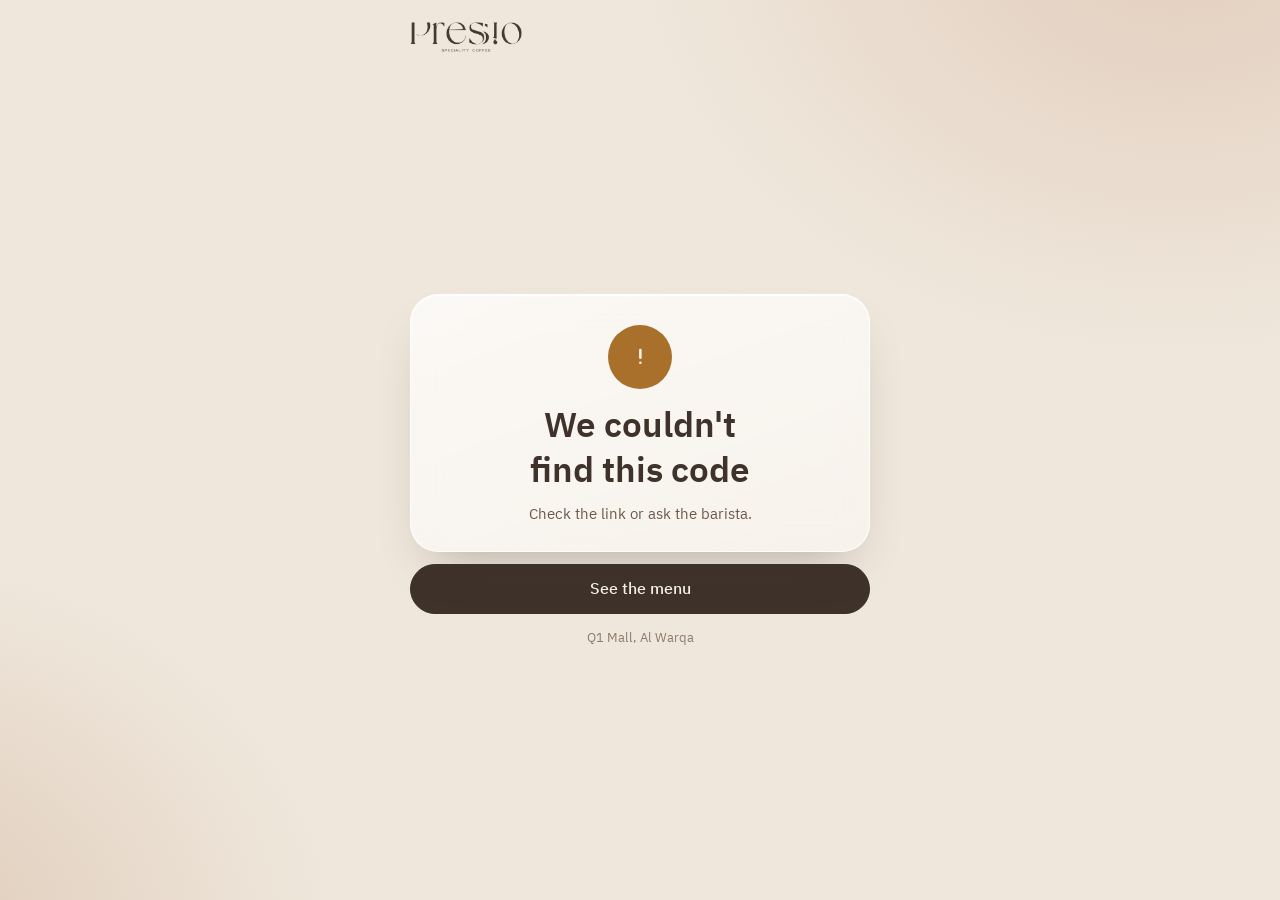
<file: g/index.html>
<!doctype html>
<html lang="ar" dir="rtl">
<head>
<meta charset="utf-8">
<meta name="viewport" content="width=device-width,initial-scale=1,viewport-fit=cover">
<title>pressio — هديتك</title>
<meta name="robots" content="noindex,nofollow">
<meta name="theme-color" content="#EFE7DC">
<meta name="color-scheme" content="light">
<link rel="icon" href="../favicon.svg" type="image/svg+xml">
<link rel="preconnect" href="https://sfhqhrqrmakypptqtbxf.supabase.co" crossorigin>
<link rel="preconnect" href="https://fonts.googleapis.com">
<link rel="preconnect" href="https://fonts.gstatic.com" crossorigin>
<link rel="stylesheet" href="https://fonts.googleapis.com/css2?family=IBM+Plex+Sans+Arabic:wght@400;500;600&family=Jost:wght@400;500&display=swap">
<style>
:root{--ground:#EFE7DC;--paper:#F8F3EC;--line:#D8CABA;--ink:#3F322B;--ink-2:#6B584C;--muted:#8E7A6B;--clay:#A25B4A;--ok:#5E7355;--warn:#A8702A;
  font-family:"IBM Plex Sans Arabic","Jost",system-ui,-apple-system,"Segoe UI",sans-serif}
*,*::before,*::after{box-sizing:border-box}
html{-webkit-text-size-adjust:100%}
body{margin:0;min-height:100svh;color:var(--ink);font-size:16px;line-height:1.65;-webkit-font-smoothing:antialiased;
  background:radial-gradient(70vmax 55vmax at 92% -8%,#E2CDBC 0,rgba(226,205,188,0) 60%),radial-gradient(60vmax 50vmax at -10% 105%,#DEC9B6 0,rgba(222,201,182,0) 60%),var(--ground);
  display:flex;flex-direction:column;align-items:center;padding:max(14px,env(safe-area-inset-top)) max(18px,env(safe-area-inset-right)) max(18px,env(safe-area-inset-bottom)) max(18px,env(safe-area-inset-left))}
[hidden]{display:none!important}
h1,p{margin:0}
.top{width:min(460px,100%);display:flex;align-items:center;justify-content:space-between;min-height:46px}
.logo{display:block;width:112px;aspect-ratio:700/186;background:var(--ink);-webkit-mask:url(../images/logo.webp) center/contain no-repeat;mask:url(../images/logo.webp) center/contain no-repeat}
.lang{border:1px solid var(--line);background:transparent;border-radius:999px;height:38px;min-width:46px;padding:0 12px;cursor:pointer;font:inherit;font-size:13px;color:inherit}
.prev{width:min(460px,100%);margin-top:6px;padding:7px 14px;border-radius:12px;background:#FBF1E3;border:1px solid #EBD5B4;color:#6E4A1C;font-size:13px;text-align:center}
.wrap{flex:1;width:min(460px,100%);display:flex;flex-direction:column;justify-content:center;gap:12px;padding:clamp(8px,2.4svh,24px) 0}
.card{position:relative;overflow:hidden;border-radius:28px;padding:clamp(18px,3.6svh,30px) 22px clamp(16px,3svh,24px);text-align:center;
  background:linear-gradient(160deg,rgba(255,255,255,.74),rgba(255,255,255,.46));border:1px solid rgba(255,255,255,.8);
  -webkit-backdrop-filter:blur(18px) saturate(1.2);backdrop-filter:blur(18px) saturate(1.2);
  box-shadow:0 1px 0 rgba(255,255,255,.8) inset,0 24px 50px -24px rgba(63,50,43,.38)}
/* optional header photo chosen per group in the admin (default: the round gift icon) */
.hero{margin:calc(clamp(18px,3.6svh,30px) * -1) -22px clamp(12px,2.2svh,18px);height:clamp(120px,24svh,210px);background:#E4D8CA;overflow:hidden}
.hero img{display:block;width:100%;height:100%;object-fit:cover}
.ic{width:clamp(46px,8svh,64px);height:clamp(46px,8svh,64px);margin:0 auto clamp(8px,1.6svh,14px);border-radius:50%;display:grid;place-items:center;background:var(--ink);color:#F8F3EC}
.ic svg{width:48%;height:48%}
.card.is-used .ic{background:var(--muted)} .card.is-done .ic{background:var(--ok)} .card.is-warn .ic{background:var(--warn)}
.k{font-size:13.5px;color:var(--muted);letter-spacing:.02em}
html[lang=en] .k{letter-spacing:.14em;text-transform:uppercase;font-size:12px}
h1{font-size:clamp(1.45rem,4.8svh,2.2rem);line-height:1.3;font-weight:600;margin-top:4px;text-wrap:balance;overflow-wrap:anywhere}
.pct{font-family:"Jost",sans-serif;font-size:clamp(2.8rem,10svh,4.6rem);line-height:1;font-weight:500;color:var(--clay);margin-top:4px;direction:ltr}
.note{margin-top:8px;color:var(--ink-2);font-size:15px;white-space:pre-line;overflow-wrap:anywhere}
.left{display:inline-block;margin-top:10px;padding:3px 12px;border-radius:999px;background:rgba(94,115,85,.12);color:var(--ok);font-size:13.5px;font-weight:500}
/* the part the barista scans */
.how{margin-top:clamp(12px,2.4svh,20px);padding-top:clamp(12px,2.2svh,18px);border-top:1px dashed var(--line);display:grid;grid-template-columns:auto 1fr;gap:14px;align-items:center;text-align:start}
.qr{width:clamp(96px,16svh,136px);aspect-ratio:1;padding:7px;border-radius:14px;background:#fff;box-shadow:0 0 0 1px rgba(63,50,43,.08)}
.qr svg{display:block;width:100%;height:100%}
.how p{font-size:14px;color:var(--ink-2);line-height:1.5}
.code{display:inline-block;margin-top:8px;padding:4px 12px;border-radius:999px;background:rgba(63,50,43,.07);font-family:"Jost",ui-monospace,monospace;font-size:16px;letter-spacing:.14em;direction:ltr;user-select:all;white-space:nowrap}
.exp{margin-top:6px;font-size:12.5px;color:var(--muted)}
.btns{display:flex;flex-direction:column;gap:10px}
.btn{display:flex;align-items:center;justify-content:center;min-height:50px;padding:0 22px;border-radius:999px;border:1px solid var(--ink);background:var(--ink);color:#F8F3EC;text-decoration:none;font:inherit;font-size:15.5px;font-weight:500;cursor:pointer}
.btn.ghost{background:transparent;color:var(--ink)}
.foot{font-size:12.5px;color:var(--muted);text-align:center;margin-top:4px}
.btn.staff{background:var(--clay);border-color:var(--clay);color:#fff}
.slink{display:block;text-align:center;font-size:12.5px;color:var(--muted);text-decoration:underline;text-underline-offset:3px;padding:6px 0}
.spin{width:34px;height:34px;margin:26px auto;border-radius:50%;border:3px solid rgba(63,50,43,.15);border-top-color:var(--ink);animation:sp 1s linear infinite}
@keyframes sp{to{transform:rotate(360deg)}}
@keyframes pop{from{transform:scale(.94);opacity:0}to{transform:none;opacity:1}}
.card.pop{animation:pop .45s cubic-bezier(.2,.8,.2,1)}
@media (prefers-reduced-motion:reduce){*{animation:none!important}}
/* short screens (small phones, the cover screen of a folding phone) */
@media (max-height:720px){
  body{line-height:1.5;padding-top:max(8px,env(safe-area-inset-top));padding-bottom:max(10px,env(safe-area-inset-bottom))}
  .top{min-height:40px} .logo{width:100px} .lang{height:34px}
  .wrap{gap:9px;padding:6px 0}
  .card{border-radius:24px;padding:14px 18px 12px}
  .hero{margin:-14px -18px 10px;height:clamp(96px,17svh,150px)}
  .ic{width:42px;height:42px;margin-bottom:6px}
  .pct{font-size:clamp(2.4rem,8.5svh,3.4rem);margin-top:0}
  h1{font-size:clamp(1.25rem,4.2svh,1.7rem);margin-top:2px}
  .note{margin-top:3px;font-size:14px}
  .left{margin-top:6px;font-size:12.5px}
  .how{margin-top:10px;padding-top:10px;gap:12px}
  .qr{width:clamp(88px,15svh,112px);padding:6px}
  .code{margin-top:5px;font-size:15px;padding:2px 11px} .exp{margin-top:4px}
  .btns{gap:8px} .btn{min-height:46px} .foot{margin-top:0;font-size:12px}
}
@media (max-height:600px){ .foot{display:none} .k{display:none} }
/* wide + short screens (a phone held sideways, the open screen of a folding phone): card beside the buttons */
@media (min-width:700px) and (max-height:620px){
  .wrap{width:min(880px,100%);flex-direction:row;align-items:center;gap:22px}
  .top,.prev{width:min(880px,100%)} .card{flex:1.3} .btns{flex:.7}
}
</style>
</head>
<body>
<header class="top"><a href="../" aria-label="pressio"><span class="logo"></span></a><button class="lang" id="lang" type="button" hidden>EN</button></header>
<p class="prev" id="prev" hidden></p>
<main class="wrap" id="wrap"><div class="card"><div class="spin" role="status" aria-label="…"></div></div></main>
<script src="../assets/config.js?v=2"></script>
<script src="../assets/qr.js?v=1"></script>
<script>
(function(){
  "use strict";
  var CFG = window.PRESSIO || {}, $ = function(s){ return document.querySelector(s); };
  function read(k){ try{ return localStorage.getItem(k); }catch(e){ return null; } }
  function store(k, v){ try{ localStorage.setItem(k, v); }catch(e){} }
  function esc(v){ return String(v == null ? "" : v).replace(/[&<>"']/g, function(c){ return {"&":"&amp;","<":"&lt;",">":"&gt;",'"':"&quot;","'":"&#39;"}[c]; }); }
  var T = {
    ar: { title: "هديتك", k: "هديتك من pressio", kd: "خصم خاص لك من pressio", how: "ورِّ هالكود للموظف عند الطلب، يمسحه ويأكد هديتك", exp: "صالحة لين ", menu: "شوف المنيو",
          left: function(l, m){ return "باقي " + l + " من " + m + " مرات"; }, daily: "مرة وحدة في اليوم",
          today: "استخدمت هديتك اليوم", todaySub: "تنستخدم مرة وحدة في اليوم — ترجع لك بكرة",
          used: "هالهدية انستخدمت", usedAll: function(m){ return "انستخدمت كل المرات (" + m + ")"; }, usedOn: "آخر استخدام: ", usedSub: "ننتظرك على قهوة ثانية!",
          done: "بالعافية!", doneSub: "تم استخدام هديتك", doneLeft: function(l){ return "باقي لك " + l + (l === 1 ? " مرة" : " مرات"); },
          expired: "انتهت مدة هالهدية", expiredSub: "كانت صالحة لين ", paused: "هالهدية غير مفعّلة حالياً", pausedSub: "اسأل الموظف أو جرّب بعدين.",
          none: "ما لقينا هالكود", noneSub: "تأكد من الرابط أو اسأل الموظف.", err: "ما قدرنا نتصل", errSub: "تأكد من الإنترنت وحاول مرة ثانية.", again: "حاول مرة ثانية",
          prev: "معاينة: هذا شكل الصفحة عند العميل (ما تنحسب زيارة)", back: "رجوع للوحة", foot: "Q1 مول، الورقاء",
          staffBtn: "للموظف: تحقق وأكّد الاستخدام", staffLink: "للموظفين: تحقق وأكّد" },
    en: { title: "Your gift", k: "Your gift from pressio", kd: "A special discount from pressio", how: "Show this to the barista when you order — they'll scan it to confirm your gift", exp: "Valid until ", menu: "See the menu",
          left: function(l, m){ return l + " of " + m + " uses left"; }, daily: "once a day",
          today: "You've used your gift today", todaySub: "It can be used once a day — see you tomorrow",
          used: "This gift has been used", usedAll: function(m){ return "All " + m + " uses have been used"; }, usedOn: "Last used on ", usedSub: "See you for the next coffee!",
          done: "Enjoy!", doneSub: "Your gift has been redeemed", doneLeft: function(l){ return l + (l === 1 ? " use" : " uses") + " left"; },
          expired: "This gift has expired", expiredSub: "It was valid until ", paused: "This gift is not active right now", pausedSub: "Ask the barista or try again later.",
          none: "We couldn't find this code", noneSub: "Check the link or ask the barista.", err: "Couldn't connect", errSub: "Check your internet and try again.", again: "Try again",
          prev: "Preview: this is what the customer sees (not counted as a visit)", back: "Back to the panel", foot: "Q1 Mall, Al Warqa",
          staffBtn: "Staff: verify & confirm", staffLink: "Staff: verify & confirm" }
  };
  var ICON = {
    gift: '<svg viewBox="0 0 24 24" fill="none" stroke="currentColor" stroke-width="1.7" stroke-linecap="round" stroke-linejoin="round" aria-hidden="true"><path d="M4 11h16v9a1 1 0 0 1-1 1H5a1 1 0 0 1-1-1zM3 7h18v4H3zM12 7v14M12 7S10.5 3 8 3a2 2 0 0 0 0 4zM12 7s1.5-4 4-4a2 2 0 0 1 0 4z"/></svg>',
    ok: '<svg viewBox="0 0 24 24" fill="none" stroke="currentColor" stroke-width="2.2" stroke-linecap="round" stroke-linejoin="round" aria-hidden="true"><path d="m5 12.5 4.5 4.5L19 7.5"/></svg>',
    x: '<svg viewBox="0 0 24 24" fill="none" stroke="currentColor" stroke-width="2" stroke-linecap="round" aria-hidden="true"><path d="M12 7v6M12 17h.01"/></svg>',
    clock: '<svg viewBox="0 0 24 24" fill="none" stroke="currentColor" stroke-width="2" stroke-linecap="round" stroke-linejoin="round" aria-hidden="true"><circle cx="12" cy="12" r="8.5"/><path d="M12 7.5V12l3 2"/></svg>'
  };
  var q = new URLSearchParams(location.search);
  var code = (q.get("c") || location.hash.replace(/^#/, "")).replace(/[^A-Za-z0-9]/g, "").toUpperCase().slice(0, 12);
  var preview = q.get("preview") === "1";
  var signedIn = false, staff = false;
  try{
    signedIn = !!(localStorage.getItem("pressio_admin_v2") || sessionStorage.getItem("pressio_admin_v2"));
    staff = signedIn || !!localStorage.getItem("pressio_last_email");
  }catch(e){}
  // A staff phone (signed in to the panel) that taps a sticker or scans this code goes straight to the verify screen.
  if(signedIn && code && !preview){ location.replace("../admin.html#/scan?c=" + encodeURIComponent(code)); return; }

  var only = read("pressio_langs"), lang = only === "ar" || only === "en" ? only : (read("pressio_lang") === "en" ? "en" : "ar");
  var G = null, first = true, timer = 0, back = 0, polls = 0, shown = "", lastUses = null;

  function L(o, base){ return (o && (o[base + "_" + lang] || o[base + "_" + (lang === "ar" ? "en" : "ar")])) || ""; }
  function day(d){ try{ return new Date(String(d).length <= 10 ? d + "T12:00:00" : d).toLocaleDateString(lang === "ar" ? "ar-AE" : "en-GB", {day: "numeric", month: "long", year: "numeric", timeZone: CFG.tz || "Asia/Dubai"}); }catch(e){ return String(d).slice(0, 10); } }
  function pretty(c){ return c.length === 8 ? c.slice(0, 4) + "-" + c.slice(4) : c; }
  function link(c){ return location.origin + location.pathname.replace(/[^\/]*$/, "") + "?c=" + c; }
  function qrSvg(text){
    try{
      var qr = window.qrcode(0, "M"); qr.addData(text); qr.make();
      var n = qr.getModuleCount(), d = "";
      for(var y = 0; y < n; y++) for(var x = 0; x < n; x++) if(qr.isDark(y, x)) d += "M" + x + "," + y + "h1v1h-1z";
      return '<svg viewBox="0 0 ' + n + ' ' + n + '" shape-rendering="crispEdges" role="img" aria-label="QR"><path d="' + d + '" fill="#3F322B"/></svg>';
    }catch(e){ return ""; }
  }
  var POS = {top: "50% 0%", center: "50% 50%", bottom: "50% 100%"};
  function heroHtml(g){
    if(!g.image || !/^https:\/\/[a-z0-9.-]+\.supabase\.co\/storage\/v1\/object\/public\/media\//.test(g.image)) return "";
    return '<div class="hero"><img src="' + esc(g.image) + '" alt="" style="object-position:' + (POS[g.image_pos] || POS.center) + '" decoding="async" fetchpriority="high"></div>';
  }

  function call(count){
    var ctl = window.AbortController ? new AbortController() : null, to = setTimeout(function(){ if(ctl) ctl.abort(); }, 12000);
    return fetch(CFG.url + "/rest/v1/rpc/gift_view", { method: "POST", signal: ctl ? ctl.signal : undefined,
      headers: {"apikey": CFG.key, "Content-Type": "application/json"}, body: JSON.stringify({p_code: code, p_count: !!count}) })
      .then(function(r){ clearTimeout(to); if(!r.ok) throw new Error(r.status); return r.json(); }, function(e){ clearTimeout(to); throw e; });
  }
  function paint(state){
    var t = T[lang], g = G || {}, h = "", cls = "", btns = "", max = g.max_uses || 1, left = g.left == null ? max : g.left;
    document.documentElement.lang = lang; document.documentElement.dir = lang === "ar" ? "rtl" : "ltr"; document.title = "pressio — " + t.title;
    var lb = $("#lang"); lb.hidden = !!only; lb.textContent = lang === "ar" ? "EN" : "ع"; lb.setAttribute("aria-label", lang === "ar" ? "English" : "العربية");
    var pv = $("#prev"); pv.hidden = !preview; pv.textContent = t.prev;
    var title = esc(L(g, "title")), note = esc(L(g, "note")), hero = heroHtml(g);
    var top = hero || '<div class="ic">' + ICON.gift + '</div>';
    var body = (g.kind === "discount" && g.percent ? '<p class="pct">' + esc(g.percent) + '%</p>' : "") + '<h1>' + title + '</h1>' + (note ? '<p class="note">' + note + '</p>' : "");
    if(state === "ok"){
      h = top + '<p class="k">' + (g.kind === "discount" ? t.kd : t.k) + '</p>' + body
        + (max > 1 ? '<p class="left">' + esc(t.left(left, max)) + (g.once_per_day ? " · " + t.daily : "") + '</p>' : "")
        + '<div class="how"><div class="qr">' + qrSvg(link(g.code)) + '</div><div><p>' + t.how + '</p><span class="code">' + esc(pretty(g.code)) + '</span>'
        + (g.expires_on ? '<p class="exp">' + t.exp + esc(day(g.expires_on)) + '</p>' : "") + '</div></div>';
    } else if(state === "done"){
      cls = "is-done"; h = '<div class="ic">' + ICON.ok + '</div><h1>' + t.done + '</h1><p class="note">' + t.doneSub + (title ? ' — ' + title : "") + '</p>'
        + (left > 0 ? '<p class="left">' + esc(t.doneLeft(left)) + '</p>' : "");
    } else if(state === "today"){
      cls = "is-warn"; h = '<div class="ic">' + ICON.clock + '</div><p class="k">' + title + '</p><h1>' + t.today + '</h1><p class="note">' + t.todaySub + '</p>'
        + (left > 0 ? '<p class="left">' + esc(t.left(left, max)) + '</p>' : "");
    } else if(state === "used"){
      cls = "is-used"; h = (hero || '<div class="ic">' + ICON.ok + '</div>') + '<p class="k">' + title + '</p><h1>' + (max > 1 ? esc(t.usedAll(max)) : t.used) + '</h1><p class="note">'
        + (g.redeemed_at ? t.usedOn + esc(day(g.redeemed_at)) + '\n' : "") + t.usedSub + '</p>';
    } else if(state === "expired"){
      cls = "is-warn"; h = '<div class="ic">' + ICON.x + '</div><p class="k">' + title + '</p><h1>' + t.expired + '</h1>' + (g.expires_on ? '<p class="note">' + t.expiredSub + esc(day(g.expires_on)) + '</p>' : "");
    } else if(state === "paused"){
      cls = "is-warn"; h = '<div class="ic">' + ICON.x + '</div><p class="k">' + title + '</p><h1>' + t.paused + '</h1><p class="note">' + t.pausedSub + '</p>';
    } else if(state === "none"){
      cls = "is-warn"; h = '<div class="ic">' + ICON.x + '</div><h1>' + t.none + '</h1><p class="note">' + t.noneSub + '</p>';
    } else {
      cls = "is-warn"; h = '<div class="ic">' + ICON.x + '</div><h1>' + t.err + '</h1><p class="note">' + t.errSub + '</p>';
      btns = '<button class="btn" type="button" id="again">' + t.again + '</button>';
    }
    if(preview && staff) btns += '<a class="btn ghost" href="../admin.html#/gifts">' + t.back + '</a>';
    btns = '<a class="btn' + (btns ? " ghost" : "") + '" href="../?s=gift#menu">' + t.menu + '</a>' + btns;
    // Staff whose phone isn't signed in to the panel in THIS browser (e.g. the sticker opened Safari but they signed in elsewhere):
    // a way into the verify screen — it asks them to sign in once, then checks this code straight away.
    var verify = "../admin.html#/scan?c=" + encodeURIComponent((g && g.code) || code);
    if(code && !preview && state !== "none" && state !== "err"){
      if(staff) btns = '<a class="btn staff" href="' + verify + '">' + t.staffBtn + '</a>' + btns;
      else btns += '<a class="slink" href="' + verify + '">' + t.staffLink + '</a>';
    }
    $("#wrap").innerHTML = '<div class="card pop ' + cls + '" data-state="' + state + '">' + h + '</div><div class="btns">' + btns + '<p class="foot">' + t.foot + '</p></div>';
    var a = $("#again"); if(a) a.onclick = function(){ load(false); };
  }
  function show(state){ shown = state; paint(state); }
  function load(quiet){
    if(!code){ G = null; return show("none"); }
    call(first && !staff && !preview).then(function(g){
      first = false;
      var was = shown, used = lastUses !== null && g.uses > lastUses;
      G = g; lastUses = g.uses;
      only = g.langs === "ar" || g.langs === "en" ? g.langs : ""; if(only) lang = only;
      var st = g.status;
      if(used && (was === "ok" || was === "done")){
        st = "done";
        clearTimeout(back);
        if(g.status === "ok" || g.status === "today") back = setTimeout(function(){ show(g.status); }, 9000);     // uses left → after a moment show the gift (or "come back tomorrow")
      }
      if(quiet && !used && (st === was || was === "done")) return;
      show(st);
    }).catch(function(){ if(!quiet) show("err"); });
  }
  // while the gift is on screen, notice the moment the barista redeems it
  function tick(){
    clearTimeout(timer);
    timer = setTimeout(function(){
      if(document.visibilityState === "visible" && (shown === "ok" || shown === "done") && polls++ < 150) load(true);
      tick();
    }, 4000);
  }
  document.addEventListener("visibilitychange", function(){ if(document.visibilityState === "visible" && shown === "ok") load(true); });
  $("#lang").onclick = function(){ if(only) return; lang = lang === "ar" ? "en" : "ar"; store("pressio_lang", lang); paint(shown || "err"); };
  document.documentElement.lang = lang; document.documentElement.dir = lang === "ar" ? "rtl" : "ltr";
  load(false); tick();
})();
</script>
</body>
</html>
</file>
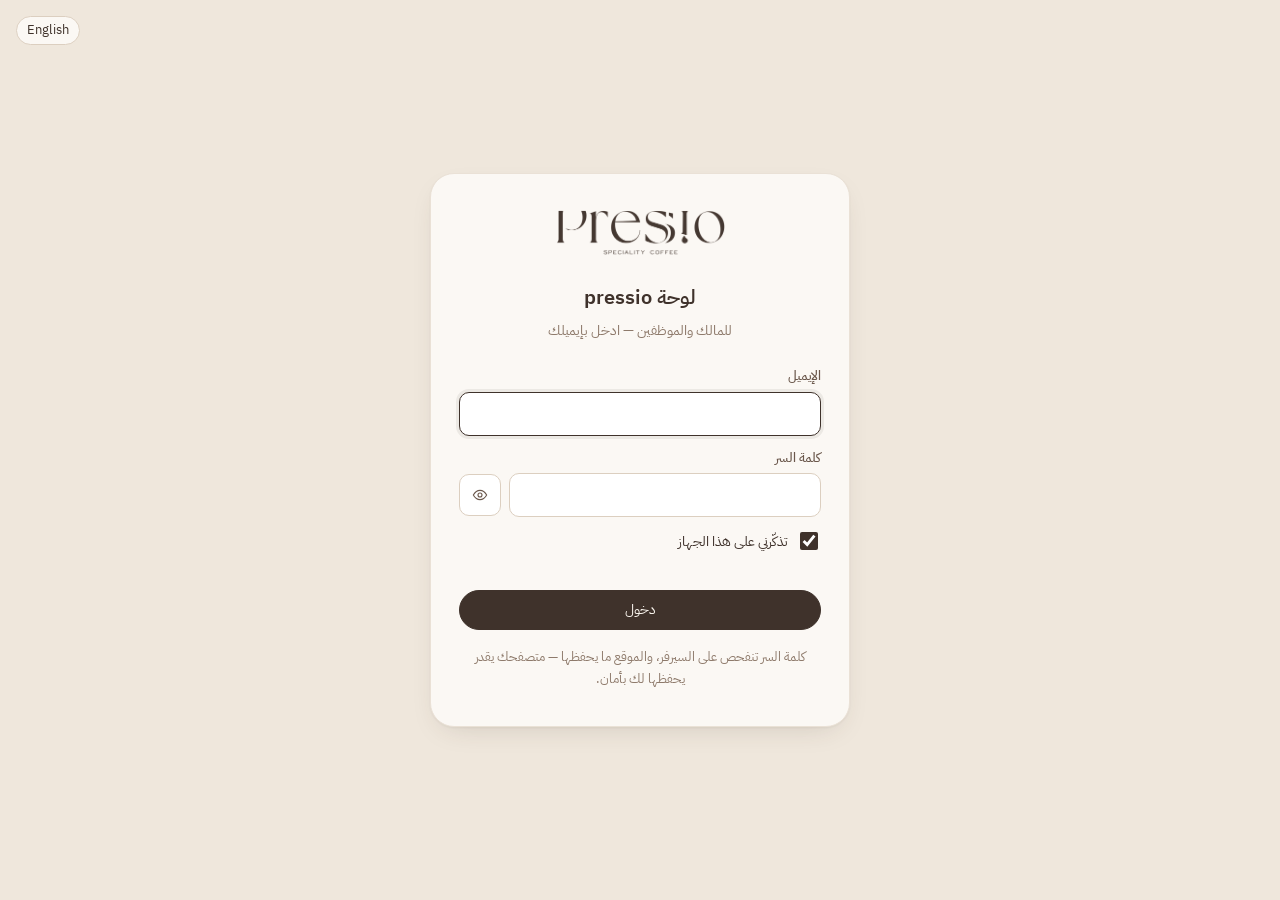
<file: scan/index.html>
<!doctype html>
<html lang="ar" dir="rtl">
<head>
<meta charset="utf-8">
<meta name="viewport" content="width=device-width,initial-scale=1">
<meta name="robots" content="noindex,nofollow">
<meta name="theme-color" content="#3F322B">
<title>pressio — التحقق من الهدايا · Verify gifts</title>
<link rel="icon" href="../favicon.svg" type="image/svg+xml">
<link rel="apple-touch-icon" href="../images/apple-touch-icon.png">
<script>
  // Staff link: pressio.ae/scan → the verify screen of the panel (sign in first if needed; the panel then opens it directly).
  (function(){ var c = /[?&]c=([A-Za-z0-9-]{4,16})/.exec(location.search);
    location.replace("../admin.html#/scan" + (c ? "?c=" + c[1] : "")); })();
</script>
</head>
<body style="font-family:system-ui,sans-serif;background:#EFE7DC;color:#3F322B;display:grid;place-items:center;min-height:100vh;margin:0">
<p><a href="../admin.html#/scan" style="color:#A25B4A">التحقق من الهدايا · Verify gifts</a></p>
</body>
</html>
</file>
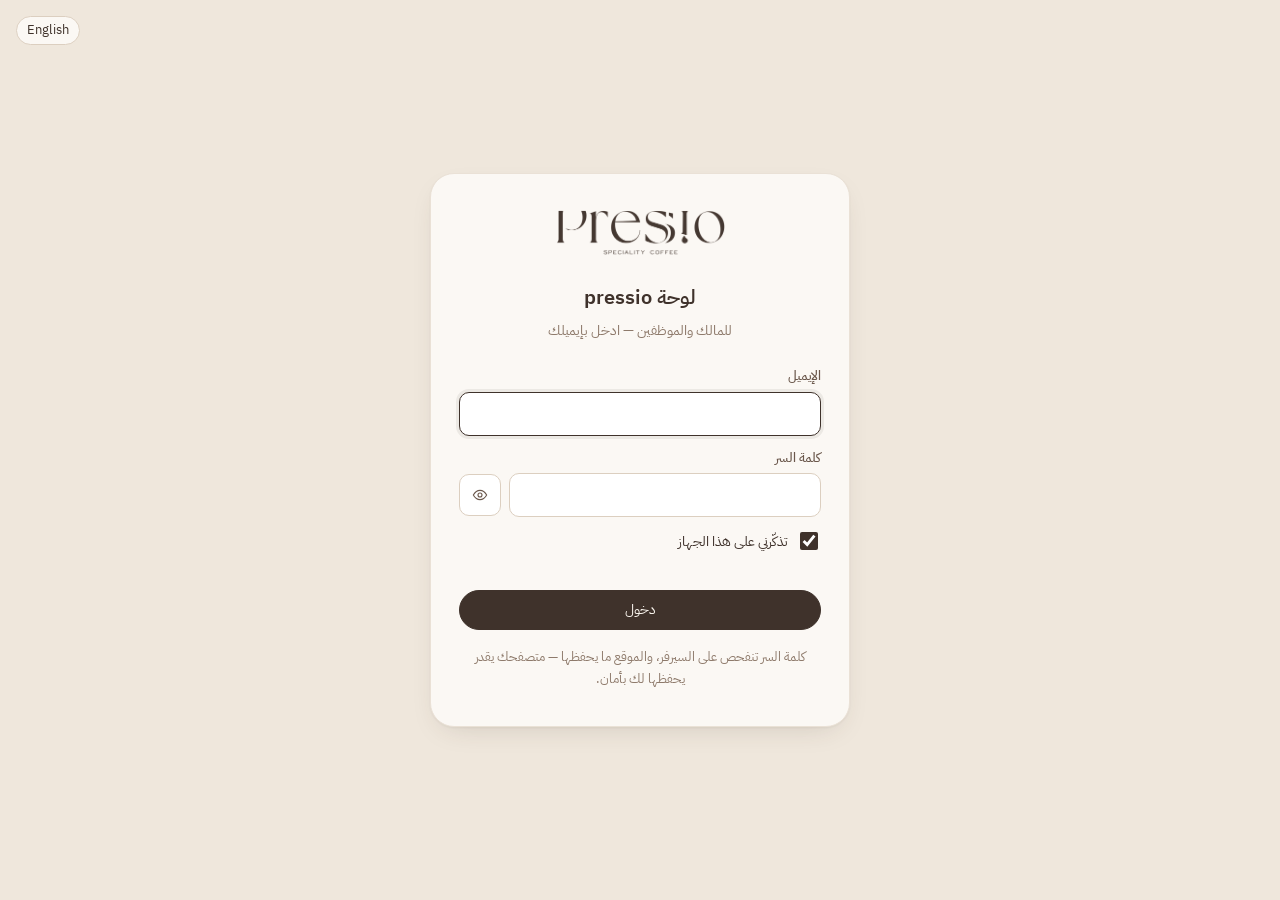
<file: admin.html>
<!doctype html>
<html lang="ar" dir="rtl">
<head>
<meta charset="utf-8">
<meta name="viewport" content="width=device-width,initial-scale=1,viewport-fit=cover">
<title>pressio — لوحة الإدارة</title>
<meta name="robots" content="noindex,nofollow">
<meta name="theme-color" content="#3F322B">
<link rel="icon" href="favicon.svg" type="image/svg+xml">
<link rel="apple-touch-icon" href="images/apple-touch-icon.png">
<link rel="preconnect" href="https://sfhqhrqrmakypptqtbxf.supabase.co" crossorigin>
<link rel="preconnect" href="https://fonts.googleapis.com">
<link rel="preconnect" href="https://fonts.gstatic.com" crossorigin>
<link rel="stylesheet" href="https://fonts.googleapis.com/css2?family=IBM+Plex+Sans+Arabic:wght@400;500;600&family=Jost:wght@400;500&display=swap">
<link rel="stylesheet" href="assets/admin.css?v=12">
</head>
<body>
<div id="root"><div class="boot"><span class="logo"></span></div></div>
<div id="toasts" aria-live="polite"></div>
<dialog id="modal"></dialog>
<dialog id="modal2"></dialog>
<script src="assets/config.js?v=2"></script>
<script src="assets/admin-en.js?v=5" defer></script>
<script src="assets/inv-ai.js?v=2" defer></script>
<script src="assets/admin.js?v=16" defer></script>
</body>
</html>
</file>
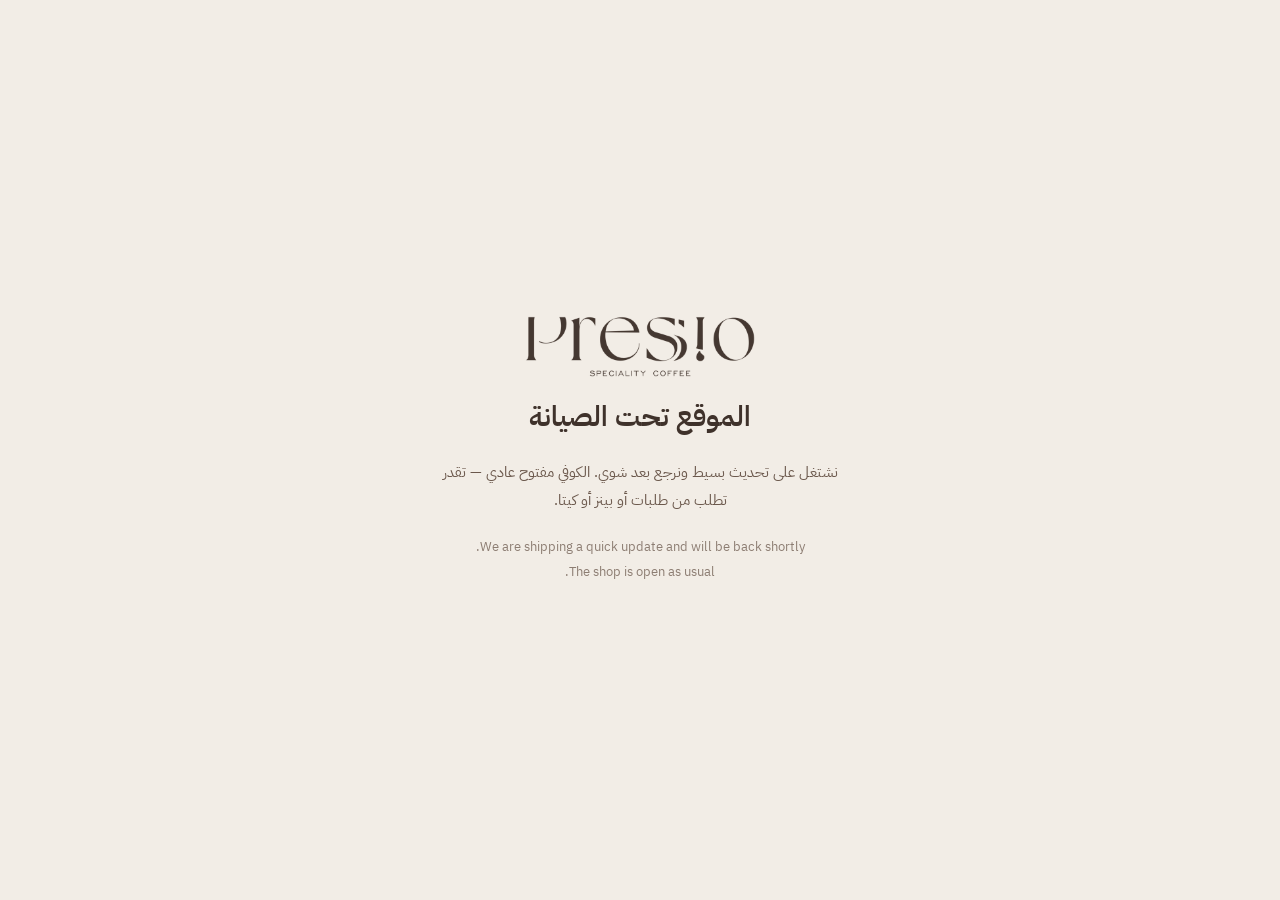
<file: maintenance.html>
<!doctype html>
<html lang="ar" dir="rtl">
<head>
<meta charset="utf-8">
<meta name="viewport" content="width=device-width,initial-scale=1,viewport-fit=cover">
<title>pressio — تحت الصيانة</title>
<link rel="preconnect" href="https://fonts.googleapis.com">
<link rel="preconnect" href="https://fonts.gstatic.com" crossorigin>
<link rel="stylesheet" href="https://fonts.googleapis.com/css2?family=IBM+Plex+Sans+Arabic:wght@300;400;500;600&display=swap">
<style>
:root{--ground:#F2EDE6;--ink:#3F322B;--ink-2:#6B584C;--line:#DDD1C1;
  --logo-src:url([data-uri]);color-scheme:light dark;}
@media (prefers-color-scheme:dark){:root{--ground:#17130F;--ink:#F0E7DC;--ink-2:#C3B2A2;--line:#3A2F26;}}
*{box-sizing:border-box}
body{margin:0;min-height:100svh;display:flex;flex-direction:column;align-items:center;justify-content:center;
  gap:20px;text-align:center;padding:48px 26px;background:var(--ground);color:var(--ink);
  font-family:"IBM Plex Sans Arabic",system-ui,sans-serif;line-height:1.9;}
.logo{width:min(232px,58vw);aspect-ratio:3.771;background-color:var(--ink);
  -webkit-mask:var(--logo-src) center/contain no-repeat;mask:var(--logo-src) center/contain no-repeat;}
h1{font-size:clamp(21px,5.4vw,28px);font-weight:600;margin:0;line-height:1.45;}
p{font-size:15px;color:var(--ink-2);margin:0;max-width:44ch;}
.links{display:flex;flex-wrap:wrap;gap:9px;justify-content:center;margin-top:6px;}
.links a{font-size:13.5px;color:var(--ink);text-decoration:none;border:1px solid var(--line);
  border-radius:100px;padding:9px 18px;}
.links a:hover{background:var(--ink);color:var(--ground);border-color:var(--ink);}
</style>
</head>
<body>
  <div class="logo" role="img" aria-label="pressio"></div>
  <h1>الموقع تحت الصيانة</h1>
  <p>نشتغل على تحديث بسيط ونرجع بعد شوي. الكوفي مفتوح عادي — تقدر تطلب من طلبات أو بينز أو كيتا.</p>
  <p style="font-size:13px;opacity:.75;">We are shipping a quick update and will be back shortly.<br>The shop is open as usual.</p>
</body>
</html>
</file>
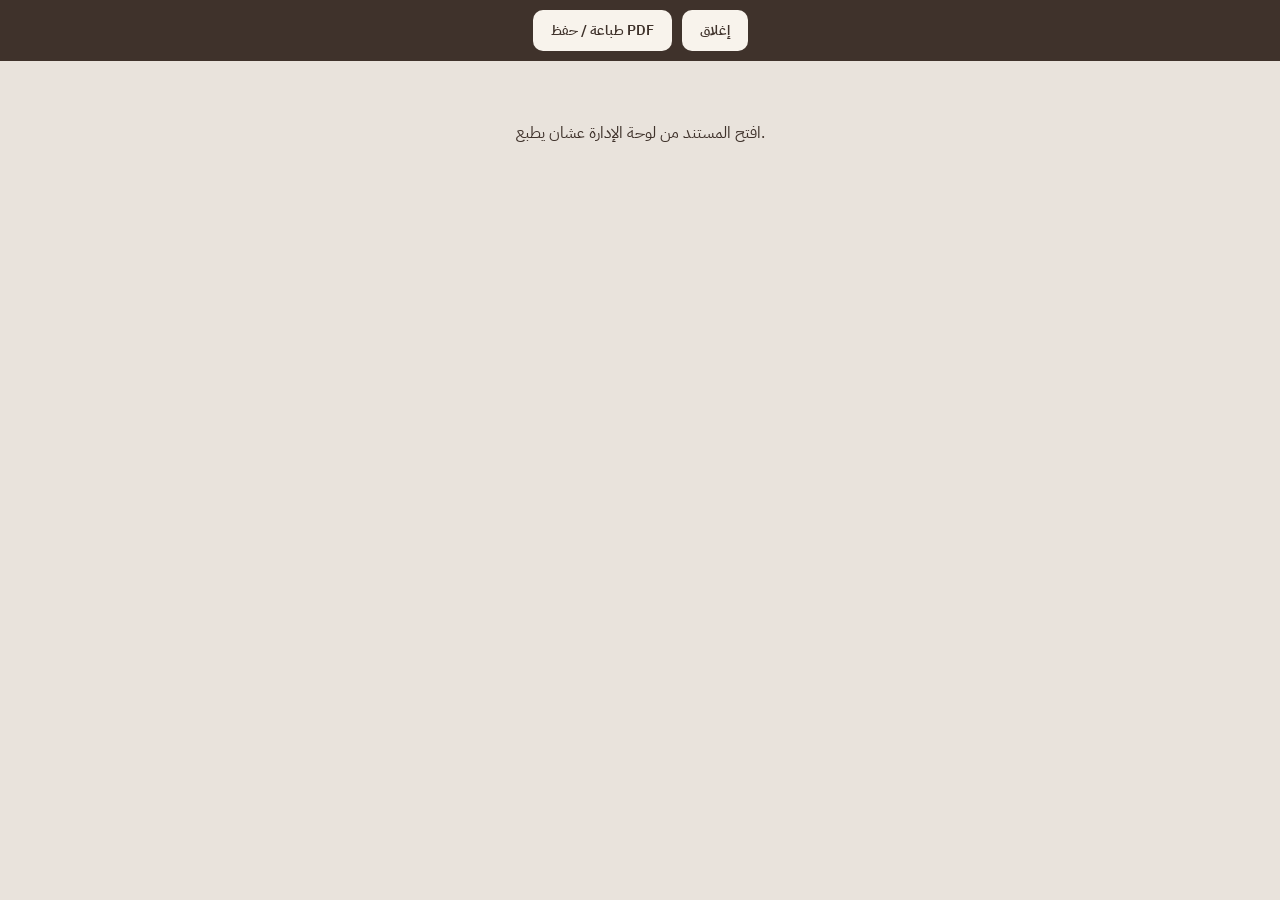
<file: print.html>
<!doctype html>
<html lang="ar">
<head>
<meta charset="utf-8">
<meta name="viewport" content="width=device-width,initial-scale=1">
<meta name="robots" content="noindex,nofollow">
<title>pressio — طباعة</title>
<link rel="preconnect" href="https://fonts.googleapis.com">
<link rel="preconnect" href="https://fonts.gstatic.com" crossorigin>
<link rel="stylesheet" href="https://fonts.googleapis.com/css2?family=IBM+Plex+Sans+Arabic:wght@400;600&family=Jost:wght@400;500&display=swap">
<style id="pagecss">@page{margin:0}</style>
<style id="doccss"></style>
<style>
html,body{margin:0;background:#E9E3DC;font-family:'IBM Plex Sans Arabic',sans-serif}
.bar{position:sticky;top:0;display:flex;gap:10px;justify-content:center;padding:10px;background:#3F322B;z-index:2}
.bar button{font:600 14px 'IBM Plex Sans Arabic',sans-serif;border:0;border-radius:10px;padding:10px 18px;background:#F8F3EC;color:#3F322B;cursor:pointer}
.msg{max-width:420px;margin:60px auto;text-align:center;color:#3F322B}
#docs .docpage{margin:16px auto;box-shadow:0 4px 18px rgba(0,0,0,.12)}
@media print{html,body{background:#fff}.bar{display:none}#docs .docpage{margin:0;box-shadow:none;break-after:page;page-break-after:always}}
@media screen and (max-width:900px){#docs{zoom:.45}}
</style>
</head>
<body>
<div class="bar"><button type="button" id="p">طباعة / حفظ PDF</button><button type="button" id="c">إغلاق</button></div>
<div id="docs"></div>
<script>
(function(){
  "use strict";
  function fitFields(root) {
    root.querySelectorAll(".df").forEach(el => {
      let s = parseFloat(el.style.fontSize); const min = s * 0.55;
      while (s > min && (el.scrollWidth > el.clientWidth + 1 || el.scrollHeight > el.clientHeight + 1)) { s -= 0.25; el.style.fontSize = s + "pt"; }
    });
  }
  
  var d = null;
  try { d = window.opener && window.opener.__pressioPrint; } catch (e) {}
  document.getElementById("c").onclick = function(){ window.close(); };
  document.getElementById("p").onclick = function(){ window.print(); };
  if (!d) { document.getElementById("docs").innerHTML = '<p class="msg">افتح المستند من لوحة الإدارة عشان يطبع.</p>'; return; }
  document.title = d.title || document.title;
  document.getElementById("pagecss").textContent = "@page{size:" + d.page.w + "pt " + d.page.h + "pt;margin:0}";
  document.getElementById("doccss").textContent = d.css;
  document.getElementById("docs").innerHTML = d.html;
  try { window.opener.__pressioPrint = null; } catch (e) {}
  var fonts = document.fonts ? document.fonts.ready : Promise.resolve();
  var imgs = [].slice.call(document.images).map(function(i){ return i.complete ? 0 : new Promise(function(r){ i.onload = i.onerror = r; }); });
  Promise.all([fonts].concat(imgs)).then(function(){
    fitFields(document); window.__ready = 1;
    setTimeout(function(){ if (!(window.opener && window.opener.__noPrint)) window.print(); }, 300);
  });
})();
</script>
</body>
</html>
</file>
<file: assets/admin.css>
/* pressio — admin panel */
:root{
  --ground:#EFE7DC; --paper:#FBF8F4; --sand:#E7DCCF; --line:#DCCFC0; --line-soft:#EAE1D6;
  --ink:#3F322B; --ink-2:#6B584C; --muted:#8E7A6B; --clay:#A25B4A; --ok:#4F6B47; --warn:#A8702A; --bad:#A63D32;
  --r:16px; --r-sm:10px; --side:248px;
  --shadow:0 1px 2px rgba(63,50,43,.05),0 10px 30px -14px rgba(63,50,43,.22);
  font-family:"IBM Plex Sans Arabic","Jost",system-ui,-apple-system,"Segoe UI",sans-serif;
}
*,*::before,*::after{box-sizing:border-box}
html{-webkit-text-size-adjust:100%}
body{margin:0;background:var(--ground);color:var(--ink);font-size:15px;line-height:1.65;-webkit-font-smoothing:antialiased}
img{max-width:100%;display:block}
svg{width:1.15em;height:1.15em;vertical-align:-.22em;flex:none}
button,input,select,textarea{font:inherit;color:inherit}
h1,h2,h3,h4,p{margin:0}
[hidden]{display:none!important}
a{color:var(--clay)}
:focus-visible{outline:2px solid var(--clay);outline-offset:2px}
.logo{display:block;width:112px;aspect-ratio:700/186;background:currentColor;
  -webkit-mask:url(../images/logo.webp) center/contain no-repeat;mask:url(../images/logo.webp) center/contain no-repeat}
.boot{min-height:100vh;display:grid;place-items:center;color:var(--ink)}
.boot .logo{width:180px;opacity:.5;animation:pulse 1.4s infinite}
@keyframes pulse{50%{opacity:.2}}

/* login */
.login{min-height:100svh;display:grid;place-items:center;padding:24px}
.login__box{width:min(420px,100%);background:var(--paper);border:1px solid var(--line-soft);border-radius:24px;padding:36px 28px;box-shadow:var(--shadow)}
.login__box .logo{width:170px;margin:0 auto 26px}
.login__box h1{font-size:20px;font-weight:600;text-align:center;margin-bottom:6px}
.login__box .sub{text-align:center;color:var(--muted);font-size:13.5px;margin-bottom:24px}

/* layout */
.app{display:grid;grid-template-columns:var(--side) 1fr;min-height:100vh}
.side{position:sticky;top:0;height:100vh;background:var(--ink);color:#E8DCCF;display:flex;flex-direction:column;padding:22px 14px}
.side .logo{color:#F8F3EC;width:120px;margin:4px 12px 26px}
.side nav{display:flex;flex-direction:column;gap:2px;flex:1;overflow:auto}
.side a{display:flex;align-items:center;gap:12px;padding:10px 12px;border-radius:12px;text-decoration:none;color:#D9CABC;font-size:14.5px}
.side a svg{width:18px;height:18px;flex:none;opacity:.85}
.side a:hover{background:rgba(255,255,255,.06);color:#fff}
.side a.on{background:#F8F3EC;color:var(--ink)}
.side__me{border-top:1px solid rgba(255,255,255,.1);padding:14px 12px 0;font-size:13px;color:#BFAEA0}
.side__me b{display:block;color:#fff;font-weight:500;font-size:14px}
.side__me button{margin-top:10px;background:transparent;border:1px solid rgba(255,255,255,.2);color:#E8DCCF;border-radius:999px;padding:6px 14px;cursor:pointer;font-size:13px}
.main{min-width:0;padding:28px clamp(16px,3vw,40px) 96px}
.pagehead{display:flex;align-items:flex-end;justify-content:space-between;gap:16px;flex-wrap:wrap;margin-bottom:22px}
.pagehead h1{font-size:clamp(22px,2.6vw,28px);font-weight:600}
.pagehead p{color:var(--muted);font-size:13.5px;margin-top:2px}
.mbar{display:none}
@media (max-width:900px){
  .app{grid-template-columns:1fr}
  .side{display:none}
  .mbar{display:flex;position:sticky;top:0;z-index:30;align-items:center;justify-content:space-between;gap:12px;background:var(--ink);color:#F8F3EC;padding:12px 16px}
  .mbar .logo{color:#F8F3EC;width:96px}
  .mbar button{background:transparent;border:1px solid rgba(255,255,255,.25);color:#F8F3EC;border-radius:999px;padding:6px 12px;font-size:12.5px}
  .tabs-m{position:fixed;inset-inline:0;bottom:0;z-index:30;background:var(--paper);border-top:1px solid var(--line);display:flex;overflow-x:auto;padding:6px 6px calc(6px + env(safe-area-inset-bottom));gap:2px;scrollbar-width:none}
  .tabs-m::-webkit-scrollbar{display:none}
  .tabs-m a{flex:1 0 auto;min-width:72px;display:flex;flex-direction:column;align-items:center;gap:2px;padding:6px 8px;border-radius:10px;text-decoration:none;color:var(--muted);font-size:11.5px}
  .tabs-m a svg{width:20px;height:20px}
  .tabs-m a.on{color:var(--ink);background:var(--sand)}
  .main{padding-top:18px}
}
@media (min-width:901px){.tabs-m{display:none}}

/* cards & grids */
.card{background:var(--paper);border:1px solid var(--line-soft);border-radius:var(--r);padding:20px;box-shadow:var(--shadow)}
.card + .card{margin-top:16px}
.card h2{font-size:16.5px;font-weight:600;margin-bottom:4px}
.card .hint{margin-bottom:14px}
.grid{display:grid;gap:16px}
.g2{grid-template-columns:repeat(2,minmax(0,1fr))}
.g3{grid-template-columns:repeat(3,minmax(0,1fr))}
.g4{grid-template-columns:repeat(4,minmax(0,1fr))}
@media (max-width:900px){.g3,.g4{grid-template-columns:repeat(2,minmax(0,1fr))}}
@media (max-width:560px){.g2,.g3{grid-template-columns:1fr}}
.stat{background:var(--paper);border:1px solid var(--line-soft);border-radius:var(--r);padding:18px}
.stat b{display:block;font-size:26px;font-weight:500;font-family:"Jost",sans-serif}
.stat span{color:var(--muted);font-size:13px}
.hint{color:var(--muted);font-size:13px;line-height:1.7}
.row{display:flex;gap:10px;align-items:center;flex-wrap:wrap}
.row.end{justify-content:flex-end}
.row.between{justify-content:space-between}
.sp{flex:1}
hr{border:0;border-top:1px solid var(--line-soft);margin:18px 0}

/* forms */
.f{display:flex;flex-direction:column;gap:5px;min-width:0}
.f label,.lbl{font-size:12.5px;color:var(--ink-2);font-weight:500}
.f small{color:var(--muted);font-size:12px}
input[type=text],input[type=email],input[type=password],input[type=number],input[type=date],input[type=month],input[type=time],input[type=url],input[type=tel],input[type=search],select,textarea{
  width:100%;min-height:42px;padding:9px 12px;border:1px solid var(--line);border-radius:var(--r-sm);background:#fff;font-size:14.5px}
textarea{min-height:84px;resize:vertical;line-height:1.6}
input:focus,select:focus,textarea:focus{outline:none;border-color:var(--ink);box-shadow:0 0 0 3px rgba(63,50,43,.08)}
input[dir=ltr],[dir=ltr] input{text-align:left}
.check{display:inline-flex;align-items:center;gap:8px;cursor:pointer;font-size:14px;user-select:none}
.check input{width:18px;height:18px;accent-color:var(--ink)}
.switch{position:relative;display:inline-block;vertical-align:middle;width:46px;height:26px;flex:none}
.switch input{appearance:none;width:100%;height:100%;margin:0;border-radius:999px;background:var(--line);cursor:pointer;transition:background .2s}
.switch input::after{content:"";position:absolute;top:3px;inset-inline-start:3px;width:20px;height:20px;border-radius:50%;background:#fff;box-shadow:0 1px 3px rgba(0,0,0,.2);transition:inset-inline-start .2s}
.switch input:checked{background:var(--ok)}
.switch input:checked::after{inset-inline-start:23px}
.bi{display:grid;grid-template-columns:1fr 1fr;gap:10px}
@media (max-width:560px){.bi{grid-template-columns:1fr}}

/* buttons */
.btn{display:inline-flex;align-items:center;justify-content:center;gap:8px;min-height:40px;padding:0 16px;border-radius:999px;border:1px solid var(--line);background:#fff;cursor:pointer;font-size:14px;white-space:nowrap;text-decoration:none;color:var(--ink);transition:background .15s,border-color .15s}
.btn:hover{border-color:var(--ink)}
.btn svg{width:16px;height:16px}
.btn.primary{background:var(--ink);color:#F8F3EC;border-color:var(--ink)}
.btn.primary:hover{background:#2c231e}
.btn.danger{color:var(--bad);border-color:#E3C1BB}
.btn.danger:hover{background:var(--bad);color:#fff;border-color:var(--bad)}
.btn.ok{color:var(--ok);border-color:#C7D2C2}
.btn.ok:hover{background:var(--ok);color:#fff}
.btn.sm{min-height:32px;padding:0 12px;font-size:13px}
.btn.icon{width:34px;min-height:34px;padding:0}
.btn.wide{width:100%}
.btn:disabled{opacity:.45;cursor:default;pointer-events:none}
.btn.busy{position:relative;color:transparent!important}
.btn.busy::after{content:"";position:absolute;width:16px;height:16px;border:2px solid currentColor;border-color:#F8F3EC transparent;border-radius:50%;animation:spin .7s linear infinite}
.btn:not(.primary).busy::after{border-color:var(--ink) transparent}
@keyframes spin{to{transform:rotate(360deg)}}

/* pills / badges */
.pill{display:inline-flex;align-items:center;gap:5px;font-size:12px;padding:2px 10px;border-radius:999px;border:1px solid var(--line);white-space:nowrap;color:var(--ink-2);background:#fff}
.pill.ok{color:var(--ok);border-color:#C7D2C2;background:#F1F5EF}
.pill.warn{color:var(--warn);border-color:#E8D3B3;background:#FBF4EA}
.pill.bad{color:var(--bad);border-color:#E7C3BD;background:#FBEFED}
.pill.ink{background:var(--ink);color:#F8F3EC;border-color:var(--ink)}
.chips{display:flex;gap:6px;flex-wrap:wrap}
.chip{border:1px solid var(--line);background:#fff;border-radius:999px;padding:6px 14px;font-size:13.5px;cursor:pointer}
.chip.on{background:var(--ink);color:#F8F3EC;border-color:var(--ink)}

/* tables */
.tbl-wrap{overflow-x:auto;border:1px solid var(--line-soft);border-radius:var(--r);background:var(--paper)}
table{width:100%;border-collapse:collapse;font-size:13.5px}
th,td{padding:11px 12px;border-bottom:1px solid var(--line-soft);text-align:start;vertical-align:middle;white-space:nowrap}
td.wrap{white-space:normal;min-width:180px}
th{font-size:11.5px;color:var(--muted);font-weight:500;background:#F6F0E8;position:sticky;top:0}
tbody tr:last-child td{border-bottom:0}
tbody tr:hover td{background:#FDFBF8}
.num{font-family:"Jost",sans-serif;font-variant-numeric:tabular-nums;direction:ltr;unicode-bidi:isolate}
.empty{padding:36px 16px;text-align:center;color:var(--muted)}

/* menu editor */
.menu-ed{display:grid;grid-template-columns:280px minmax(0,1fr);gap:18px;align-items:start}
.menu-ed > *{min-width:0}
@media (max-width:1000px){.menu-ed{grid-template-columns:minmax(0,1fr)}}
.cats{display:flex;flex-direction:column;gap:4px}
.cat{display:flex;align-items:center;gap:8px;padding:9px 10px;border-radius:12px;cursor:pointer;border:1px solid transparent}
.cat:hover{background:#fff}
.cat.on{background:#fff;border-color:var(--line)}
.cat b{font-weight:500;flex:1;min-width:0;overflow:hidden;text-overflow:ellipsis;white-space:nowrap}
.cat small{color:var(--muted);font-size:12px}
.cat.hid b{opacity:.45;text-decoration:line-through}
@media (max-width:1000px){.cats{flex-direction:row;overflow-x:auto;padding-bottom:4px}.cat{flex:none}}
.items{display:flex;flex-direction:column}
.it{display:grid;grid-template-columns:52px 1fr auto auto;gap:12px;align-items:center;padding:10px 4px;border-bottom:1px solid var(--line-soft)}
.it:last-child{border-bottom:0}
.it__img{width:52px;height:52px;border-radius:12px;background:var(--sand);overflow:hidden}
.it__img img{width:100%;height:100%;object-fit:cover}
.it__t{min-width:0}
.it__t b{display:block;font-weight:500;overflow:hidden;text-overflow:ellipsis;white-space:nowrap}
.it__t span{display:block;font-size:12.5px;color:var(--muted);overflow:hidden;text-overflow:ellipsis;white-space:nowrap}
.it__acts{display:flex;gap:4px;align-items:center}
.it.off .it__t b{opacity:.5}
.it .price-in{width:84px;min-height:34px;padding:4px 8px;text-align:center}
@media (max-width:560px){.it{grid-template-columns:44px minmax(0,1fr) auto}.it__img{width:44px;height:44px}.it .price-in{display:none}.it [data-im=up],.it [data-im=down]{display:none}.it__t b,.it__t span{white-space:normal}}

/* media */
.mgrid{display:grid;grid-template-columns:repeat(auto-fill,minmax(150px,1fr));gap:12px}
.mcard{background:#fff;border:1px solid var(--line-soft);border-radius:14px;overflow:hidden;display:flex;flex-direction:column;position:relative}
.mcard.pick{cursor:pointer}
.mcard.pick:hover{border-color:var(--ink)}
.mcard.sel{outline:3px solid var(--ink);outline-offset:-3px}
.mthumb{aspect-ratio:1;background:var(--sand);display:grid;place-items:center;overflow:hidden}
.mthumb img,.mthumb video{width:100%;height:100%;object-fit:cover}
.mthumb .doc{font-size:12px;color:var(--ink-2);padding:10px;text-align:center}
.mmeta{padding:8px 10px;font-size:12px;display:flex;flex-direction:column;gap:2px}
.mmeta b{font-weight:500;overflow:hidden;text-overflow:ellipsis;white-space:nowrap;font-size:12.5px}
.mmeta span{color:var(--muted)}
.mcard .acts{display:flex;gap:4px;padding:0 8px 8px}
.drop{display:block;border:1.5px dashed var(--line);border-radius:var(--r);padding:22px;text-align:center;color:var(--muted);background:rgba(255,255,255,.5);cursor:pointer;transition:border-color .2s,background .2s}
.drop.over{border-color:var(--ink);background:#fff}
.progress{height:6px;border-radius:3px;background:var(--line-soft);overflow:hidden;margin-top:10px}
.progress i{display:block;height:100%;background:var(--ink);width:0;transition:width .2s}

/* list editors */
.lst{display:flex;flex-direction:column;gap:10px}
.lst__row{border:1px solid var(--line-soft);border-radius:12px;padding:12px;background:#fff;display:grid;gap:10px}
.lst__bar{display:flex;gap:6px;align-items:center}
.lst__bar .n{font-size:12px;color:var(--muted);margin-inline-end:auto}
.imgpick{display:flex;align-items:center;gap:10px}
.imgpick .th{width:56px;height:56px;border-radius:10px;background:var(--sand);overflow:hidden;flex:none}
.imgpick .th img{width:100%;height:100%;object-fit:cover}
.thumbs{display:flex;gap:8px;flex-wrap:wrap}
.thumbs .t{position:relative;width:72px;height:72px;border-radius:12px;overflow:hidden;background:var(--sand)}
.thumbs .t img{width:100%;height:100%;object-fit:cover}
.thumbs .t button{position:absolute;top:4px;inset-inline-end:4px;width:22px;height:22px;border-radius:50%;border:0;background:rgba(0,0,0,.6);color:#fff;cursor:pointer;font-size:13px;line-height:1}
.thumbs .t .main{position:absolute;bottom:4px;inset-inline-start:4px;font-size:10px;background:#fff;border-radius:6px;padding:0 5px}

/* report */
.calc{display:grid;grid-template-columns:repeat(4,minmax(0,1fr));gap:10px}
.calc div{background:#fff;border:1px solid var(--line-soft);border-radius:12px;padding:12px}
.calc b{display:block;font-family:"Jost",sans-serif;font-size:20px;font-weight:500}
.calc span{font-size:12px;color:var(--muted)}
@media (max-width:700px){.calc{grid-template-columns:1fr 1fr}}
.rows{display:flex;flex-direction:column;gap:8px}
.rows .r{display:grid;grid-template-columns:2fr 1fr auto auto;gap:8px;align-items:center}
@media (max-width:560px){.rows .r{grid-template-columns:1fr 1fr}}

/* modal */
dialog{border:0;border-radius:22px;padding:0;width:min(720px,calc(100vw - 24px));max-height:calc(100vh - 32px);background:var(--paper);color:var(--ink);box-shadow:0 30px 80px -20px rgba(0,0,0,.45)}
dialog::backdrop{background:rgba(40,30,25,.45);backdrop-filter:blur(3px)}
dialog.wide{width:min(1000px,calc(100vw - 24px))}
.mh{display:flex;align-items:center;justify-content:space-between;gap:12px;padding:18px 22px;border-bottom:1px solid var(--line-soft);position:sticky;top:0;background:var(--paper);z-index:2}
.mh h2{font-size:17px;font-weight:600}
.mb{padding:20px 22px;display:grid;gap:14px;overflow:auto}
.mf{display:flex;gap:10px;justify-content:flex-end;padding:14px 22px;border-top:1px solid var(--line-soft);position:sticky;bottom:0;background:var(--paper)}
dialog form{display:flex;flex-direction:column;max-height:calc(100vh - 32px)}

/* toasts */
#toasts{position:fixed;inset-inline:0;bottom:84px;z-index:100;display:flex;flex-direction:column;align-items:center;gap:8px;pointer-events:none}
.toast{background:var(--ink);color:#F8F3EC;padding:10px 18px;border-radius:999px;font-size:14px;box-shadow:var(--shadow);animation:tin .25s ease-out;pointer-events:auto;max-width:calc(100vw - 32px)}
.toast.bad{background:var(--bad)}
.toast.ok{background:var(--ok)}
@keyframes tin{from{opacity:0;transform:translateY(10px)}}
@media (min-width:901px){#toasts{bottom:24px}}

.banner{border-radius:14px;padding:12px 16px;font-size:14px;display:flex;gap:10px;align-items:center;flex-wrap:wrap}
.banner.warn{background:#FBF1E3;border:1px solid #EBD5B4;color:#6E4A1C}
.banner.bad{background:#FBECEA;border:1px solid #E9C2BC;color:#7A2A22}
.banner.ok{background:#EEF3EC;border:1px solid #CAD8C5;color:#3A5234}
.muted{color:var(--muted)}
.ltr{direction:ltr;unicode-bidi:isolate}

/* weekly hours editor */
.wk{display:grid;gap:8px}
.wk__row{display:grid;grid-template-columns:90px minmax(0,1fr) auto minmax(0,1fr) auto;align-items:center;gap:8px}
.wk__row input[type=time]{min-width:0}
.wk__row .check{white-space:nowrap}
@media (max-width:520px){.wk__row{grid-template-columns:70px minmax(0,1fr) auto minmax(0,1fr);}.wk__row .check{grid-column:2 / -1}}

/* team: permissions & confirmation code */
.perms{display:grid;grid-template-columns:repeat(auto-fill,minmax(230px,1fr));gap:8px}
.check.perm{align-items:flex-start;border:1px solid var(--line);border-radius:12px;padding:10px 12px;gap:10px}
.check.perm span{display:flex;flex-direction:column;gap:2px}
.check.perm small{color:var(--muted);font-size:12.5px;font-weight:400}
.check.perm:has(input:checked){border-color:var(--ink);background:var(--paper)}
.codebox{display:flex;gap:10px;align-items:flex-end;flex-wrap:wrap;padding:12px;border:1px dashed var(--line);border-radius:12px}
.codebox .f{flex:1;min-width:160px}
td .pill{margin:2px 0}
td select[data-r]{min-width:150px}

.pwbox{display:flex;align-items:center;gap:8px}
.pwbox input{flex:1;min-width:0}
.pwbox .pw-eye{flex:none;width:42px;min-height:42px;height:42px;border-radius:var(--r-sm);background:#fff;color:var(--ink-2)}
.pwbox .pw-eye:hover{border-color:var(--ink);color:var(--ink)}
.pwbox .pw-eye[aria-pressed="true"]{background:var(--ink);color:#fff;border-color:var(--ink)}

/* people & payroll */
.rows .r.pline{grid-template-columns:auto minmax(0,2fr) minmax(0,1.4fr) 120px auto}
@media (max-width:700px){.rows .r.pline{grid-template-columns:auto minmax(0,1fr) 100px auto}.rows .r.pline input[dir=ltr]{display:none}}
tr.void td{opacity:.55}
tr.void td:last-child,tr.void td:nth-last-child(2){opacity:1}
h3.lbl{margin:10px 0 2px;font-size:14px}

/* interface language switch */
.langbtn{font:inherit;font-size:12.5px;border:1px solid rgba(217,202,188,.45);background:transparent;color:inherit;border-radius:999px;padding:3px 10px;cursor:pointer;margin-inline-start:6px}
.mbar .langbtn{color:#F8F3EC}
.side__me .langbtn{color:#D9CABC}
.langbtn.float{position:fixed;top:16px;inset-inline-end:16px;color:var(--ink);border-color:var(--line);background:var(--paper);z-index:5}

/* invoice auto-fill */
.aibox{display:flex;gap:14px;align-items:flex-start;padding:14px;border-radius:18px;border:1px solid rgba(162,91,74,.22);
  background:linear-gradient(135deg,rgba(255,255,255,.85),rgba(243,232,221,.75));box-shadow:0 10px 30px -22px rgba(63,50,43,.5)}
.aibox__prev{flex:none;width:72px;height:92px;border-radius:12px;overflow:hidden;background:var(--sand,#E4D8CA);display:grid;place-items:center;border:1px solid var(--line)}
.aibox__prev img{width:100%;height:100%;object-fit:cover}
.aibox__pdf{font-weight:700;font-size:13px;color:#A25B4A;letter-spacing:.08em}
.aibox__body{flex:1;min-width:0;display:grid;gap:8px}
.btn.ai{justify-self:start;border:0;color:#fff;background:linear-gradient(120deg,#3F322B,#7A4F40 55%,#A25B4A);background-size:200% 100%;box-shadow:0 8px 20px -10px rgba(162,91,74,.9);transition:background-position .6s,transform .15s}
.btn.ai:hover{background-position:100% 0}
.btn.ai:active{transform:scale(.97)}
.btn.ai svg{width:18px;height:18px}
.btn.ai[disabled]{opacity:.75;cursor:progress}
.aibox.is-busy .btn.ai{animation:aishine 1.4s linear infinite}
@keyframes aishine{0%{background-position:0 0}100%{background-position:200% 0}}
.aibar{height:6px;border-radius:9px;background:rgba(63,50,43,.1);overflow:hidden}
.aibar i{display:block;height:100%;width:0;border-radius:inherit;background:linear-gradient(90deg,#C98A72,#A25B4A);transition:width .35s}
.aibox.is-done #aimsg{color:var(--ok,#5E7355);font-weight:500}
.aitext summary{cursor:pointer;font-size:13px;color:var(--ink-2)}
.aitext pre{white-space:pre-wrap;max-height:200px;overflow:auto;font-size:12px;background:#fff;border:1px solid var(--line);border-radius:10px;padding:10px;margin:8px 0 0}
.f.ai-filled input,.f.ai-filled select{background:#FFF6E9;border-color:#D9A77E;box-shadow:0 0 0 3px rgba(217,167,126,.18)}
.f.ai-filled label::after{content:" ✦";color:#A25B4A}
@media (max-width:520px){.aibox{flex-direction:column}.aibox__prev{width:100%;height:120px}.btn.ai{justify-self:stretch}}
.rows.ai-filled input{background:#FFF6E9;border-color:#D9A77E}

/* visitors card + small-photos progress */
.vis .vtiles{margin-top:14px}
.vis .stat{background:#fff;padding:14px 16px;box-shadow:none}
.vis .stat b{font-size:24px}
.vdelta{display:block;font-size:12px;color:var(--muted);margin-top:2px}
.vdelta.up{color:var(--ok)}.vdelta.down{color:var(--bad)}
.vh{font-size:14.5px;font-weight:600;margin-top:22px}
.vsub{margin:0 0 8px!important;font-size:12.5px}
.vread{font-size:13px;color:var(--ink-2);min-height:22px;margin-top:2px}
.vchart{direction:ltr;display:flex;align-items:flex-end;gap:2px;height:132px;border-bottom:1px solid var(--line);margin-top:6px;touch-action:pan-y}
.vchart.sm{height:64px}
@media (max-width:700px){.vchart.dense{gap:1px}}
.vchart i{flex:1;min-width:0;height:100%;display:flex;align-items:flex-end;justify-content:center}
.vchart i::after{content:"";width:100%;max-width:26px;height:var(--h);background:var(--clay);border-radius:4px 4px 0 0;transition:opacity .15s}
.vchart:hover i::after{opacity:.4}
.vchart i:hover::after,.vchart i.on::after{opacity:1}
.vaxis{direction:ltr;display:flex;justify-content:space-between;font-size:11.5px;color:var(--muted);margin-top:4px}
.vcols{gap:6px 28px}
.vrow{display:grid;grid-template-columns:minmax(0,1.15fr) minmax(0,1fr) auto;align-items:center;gap:10px;padding:5px 0;font-size:13.5px}
.vrow .vn{overflow:hidden;text-overflow:ellipsis;white-space:nowrap}
.vrow .vb{height:8px;display:block}
.vrow .vb i{display:block;height:100%;background:var(--clay);border-radius:0 4px 4px 0}
[dir=rtl] .vrow .vb i{border-radius:4px 0 0 4px}
.vrow b{font-family:"Jost",sans-serif;font-weight:500;min-width:26px;text-align:end}
.vfoot{margin:16px 0 0!important}
.jobbar{position:fixed;inset-inline:0;bottom:calc(14px + env(safe-area-inset-bottom));margin-inline:auto;width:min(340px,calc(100% - 28px));z-index:60;background:var(--ink);color:#F8F3EC;border-radius:14px;padding:10px 14px;font-size:13px;box-shadow:var(--shadow)}
.jobbar > i{display:block;height:4px;border-radius:4px;background:rgba(255,255,255,.2);margin-top:7px;overflow:hidden}
.jobbar > i b{display:block;height:100%;width:0;background:#F8F3EC;border-radius:4px;transition:width .3s}
@media (max-width:900px){.jobbar{bottom:calc(76px + env(safe-area-inset-bottom))}}

/* gifts */
.gcode{flex:1;min-width:150px;max-width:240px;font-family:"Jost",ui-monospace,monospace;font-size:18px;letter-spacing:.14em;text-transform:uppercase;text-align:center}
.gres{margin-top:12px;border:1px solid var(--line);border-radius:14px;padding:14px 16px;background:#fff}
.gres.ok{border-color:#C7D2C2}.gres.done{border-color:#C7D2C2;background:#EEF3EC}.gres.used{background:#F5F0EA}.gres.bad{border-color:#E7C3BD;background:#FBEFED}
.gres__t{display:flex;gap:8px;align-items:center;flex-wrap:wrap}
.gres__s{margin:6px 0 10px;font-size:14px;color:var(--ink-2)}
.gres.done .gres__s{color:var(--ok);font-weight:600;margin-bottom:0}
.glist{display:grid;gap:12px}
.gcard{border:1px solid var(--line-soft);border-radius:14px;padding:14px 16px;background:#fff}
.gcard .gt{display:flex;gap:8px;align-items:center;flex-wrap:wrap;min-width:0}
.gnums{display:flex;gap:6px 18px;flex-wrap:wrap;margin-top:10px;font-size:13px;color:var(--ink-2)}
.gnums b{font-size:16px;font-weight:500;color:var(--ink)}
.gcodes{max-height:min(52vh,460px);overflow:auto}
.gcodes td,.gcodes th{white-space:nowrap}
/* phone: the dark top bar keeps its own height on short pages (it used to stretch) */
@media (max-width:900px){.app{grid-template-rows:auto 1fr}}

/* gifts v2: verify screen for the counter */
.vpage{max-width:560px;margin-inline:auto}
.vlang{color:var(--ink)!important;border-color:var(--line)!important;background:var(--paper);padding:6px 14px!important;font-size:13px!important}
.vbox{border-radius:22px;border:3px solid var(--line);background:var(--paper);padding:22px 18px 18px;text-align:center;box-shadow:var(--shadow);scroll-margin-top:70px;transition:border-color .2s,background .2s}
.vbox.is-idle{border-style:dashed;border-width:2px;color:var(--ink-2)}
.vbox.is-ok{border-color:#2F8F4E;background:#F1FAF3}
.vbox.is-done{border-color:#2F8F4E;background:#2F8F4E;color:#fff}
.vbox.is-bad{border-color:#C0392B;background:#FDF1EF}
.vic{width:74px;height:74px;margin:0 auto 8px;border-radius:50%;display:grid;place-items:center;background:var(--sand);color:var(--ink-2)}
.vic svg{width:44px;height:44px}
.is-ok .vic{background:#2F8F4E;color:#fff}
.is-done .vic{background:#fff;color:#2F8F4E}
.is-bad .vic{background:#C0392B;color:#fff}
.vstate{font-size:26px;font-weight:700;line-height:1.3}
.is-ok .vstate{color:#23703C}.is-bad .vstate{color:#A62F23}
.vgift{margin-top:8px;font-size:16px;display:flex;gap:6px;align-items:center;justify-content:center;flex-wrap:wrap}
.vgift b{font-size:17px}
.is-done .vgift .pill{background:rgba(255,255,255,.16);color:#fff;border-color:rgba(255,255,255,.35)}
.vcode{font-size:13px;color:var(--muted);letter-spacing:.08em}
.is-done .vcode,.is-done .vnote,.is-done .vsub{color:rgba(255,255,255,.9)}
.vnote{margin:4px 0 0;color:var(--ink-2);font-size:14px}
.vsub{margin:8px 0 0;font-size:15px;color:var(--ink-2)}
.vgo{display:flex;width:100%;justify-content:center;margin-top:16px;min-height:58px;font-size:18px;font-weight:600;background:#2F8F4E;border-color:#2F8F4E;color:#fff;border-radius:16px}
.vgo:hover{background:#257540}
.vnext{margin-top:12px}
.is-done .vnext{background:#fff;color:#23703C;border-color:#fff;min-height:50px;font-weight:600}
.vhist{list-style:none;margin:12px 0 0;padding:10px 0 0;border-top:1px dashed var(--line);font-size:13px;color:var(--ink-2)}
.vhist li{padding:2px 0}
.vspin{width:40px;height:40px;margin:14px auto 4px;border-radius:50%;border:3px solid var(--line);border-top-color:var(--ink);animation:vsp 1s linear infinite}
@keyframes vsp{to{transform:rotate(360deg)}}
.vtools{margin-top:14px}
.vbtns{display:flex;gap:10px;flex-wrap:wrap}
.vbig{flex:1;min-height:56px;font-size:16px;justify-content:center;border-radius:16px}
#v-nfc.on{border-color:#2F8F4E;color:#23703C}
.vform{margin-top:12px}
.vform .gcode{max-width:none}
.vtip{margin:12px 0 0!important}
.vcam{position:relative;border-radius:18px;overflow:hidden;background:#111;aspect-ratio:1;max-height:62vh;margin:0 auto 12px;width:100%}
.vcam video{width:100%;height:100%;object-fit:cover;display:block}
.vcam__frame{position:absolute;inset:16%;border:3px solid rgba(255,255,255,.92);border-radius:18px;box-shadow:0 0 0 999px rgba(0,0,0,.35)}
.vcam__msg{position:absolute;inset-inline:0;bottom:12px;text-align:center;color:#fff;font-size:14px;text-shadow:0 1px 3px rgba(0,0,0,.6);padding:0 54px}
.vcam__x{position:absolute;top:10px;inset-inline-end:10px;background:rgba(255,255,255,.92)}
/* gifts v2: groups page */
.gstaff h2{margin-bottom:2px}
.gscan{font-size:15px;padding:4px 12px;border-radius:999px;background:var(--sand)}
.gthumb{width:44px;height:30px;border-radius:7px;object-fit:cover;flex:none}
.gthumb--ic{display:grid;place-items:center;background:var(--ink);color:#F8F3EC}
.gimg{display:grid;grid-template-columns:minmax(0,1fr) minmax(0,1.1fr);gap:14px;align-items:start}
@media (max-width:560px){.gimg{grid-template-columns:1fr}}
.gimg__pv{aspect-ratio:2/1;border-radius:14px;overflow:hidden;background:linear-gradient(160deg,#F2ECE4,#E6DACB);border:1px solid var(--line-soft)}
.gimg__pv img{width:100%;height:100%;object-fit:cover;display:block}
.gimg__def{height:100%;display:flex;flex-direction:column;align-items:center;justify-content:center;gap:4px;color:var(--muted)}
.gimg__def svg{width:34px;height:34px;padding:8px;box-sizing:content-box;border-radius:50%;background:var(--ink);color:#F8F3EC}
.gimg__side{display:grid;gap:10px}
.gspec{margin:0!important;font-size:12.5px}
</file>
